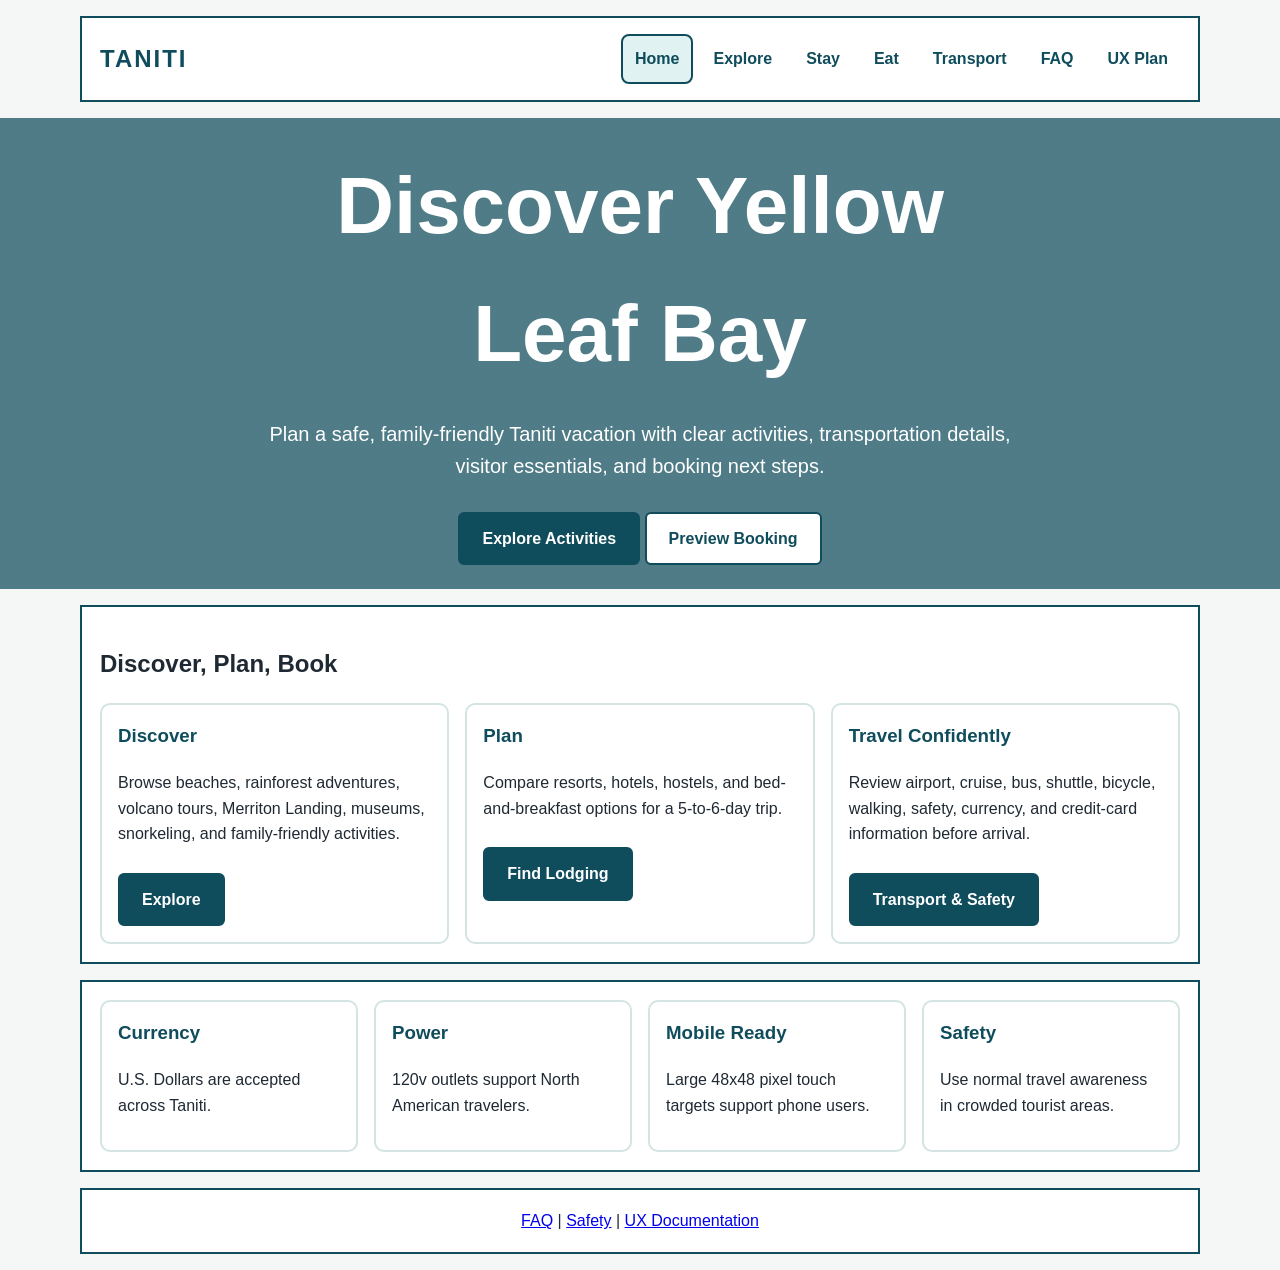
<file: index.html>
<!DOCTYPE html>
<html lang="en">
<head>
<meta charset="UTF-8">
<meta name="viewport" content="width=device-width, initial-scale=1.0">
<title>Taniti Tourism | Discover, Plan, Book</title>
<link rel="stylesheet" href="style.css">
</head>
<body>
<a class="skip-link" href="#main">Skip to main content</a>
<header class="site-header">
    <a class="logo" href="index.html">TANITI</a>
    <nav class="nav" aria-label="Main navigation">
        <a class="active" href="index.html">Home</a>
        <a href="activities.html">Explore</a>
        <a href="lodging.html">Stay</a>
        <a href="about.html">Eat</a>
        <a href="transportation.html">Transport</a>
        <a href="visitorinfo.html">FAQ</a>
        <a href="design-documentation.html">UX Plan</a>
    </nav>
</header>

<section class="hero" aria-label="Yellow Leaf Bay hero image">
    <div class="hero-content">
        <h1>Discover Yellow Leaf Bay</h1>
        <p>Plan a safe, family-friendly Taniti vacation with clear activities, transportation details, visitor essentials, and booking next steps.</p>
        <a href="activities.html" class="button">Explore Activities</a>
        <a href="booking-confirmation.html" class="button secondary">Preview Booking</a>
    </div>
</section>

<main id="main">
    <section class="box">
        <h2>Discover, Plan, Book</h2>
        <div class="cards">
            <article class="card">
                <h3>Discover</h3>
                <p>Browse beaches, rainforest adventures, volcano tours, Merriton Landing, museums, snorkeling, and family-friendly activities.</p>
                <a class="button" href="activities.html">Explore</a>
            </article>
            <article class="card">
                <h3>Plan</h3>
                <p>Compare resorts, hotels, hostels, and bed-and-breakfast options for a 5-to-6-day trip.</p>
                <a class="button" href="lodging.html">Find Lodging</a>
            </article>
            <article class="card">
                <h3>Travel Confidently</h3>
                <p>Review airport, cruise, bus, shuttle, bicycle, walking, safety, currency, and credit-card information before arrival.</p>
                <a class="button" href="transportation.html">Transport & Safety</a>
            </article>
        </div>
    </section>

    <section class="box quick-grid" aria-label="Traveler essentials">
        <div class="fact"><h3>Currency</h3><p>U.S. Dollars are accepted across Taniti.</p></div>
        <div class="fact"><h3>Power</h3><p>120v outlets support North American travelers.</p></div>
        <div class="fact"><h3>Mobile Ready</h3><p>Large 48x48 pixel touch targets support phone users.</p></div>
        <div class="fact"><h3>Safety</h3><p>Use normal travel awareness in crowded tourist areas.</p></div>
    </section>
</main>

<footer class="footer">
    <a href="visitorinfo.html">FAQ</a> | <a href="transportation.html">Safety</a> | <a href="design-documentation.html">UX Documentation</a>
</footer>
</body>
</html>
</file>
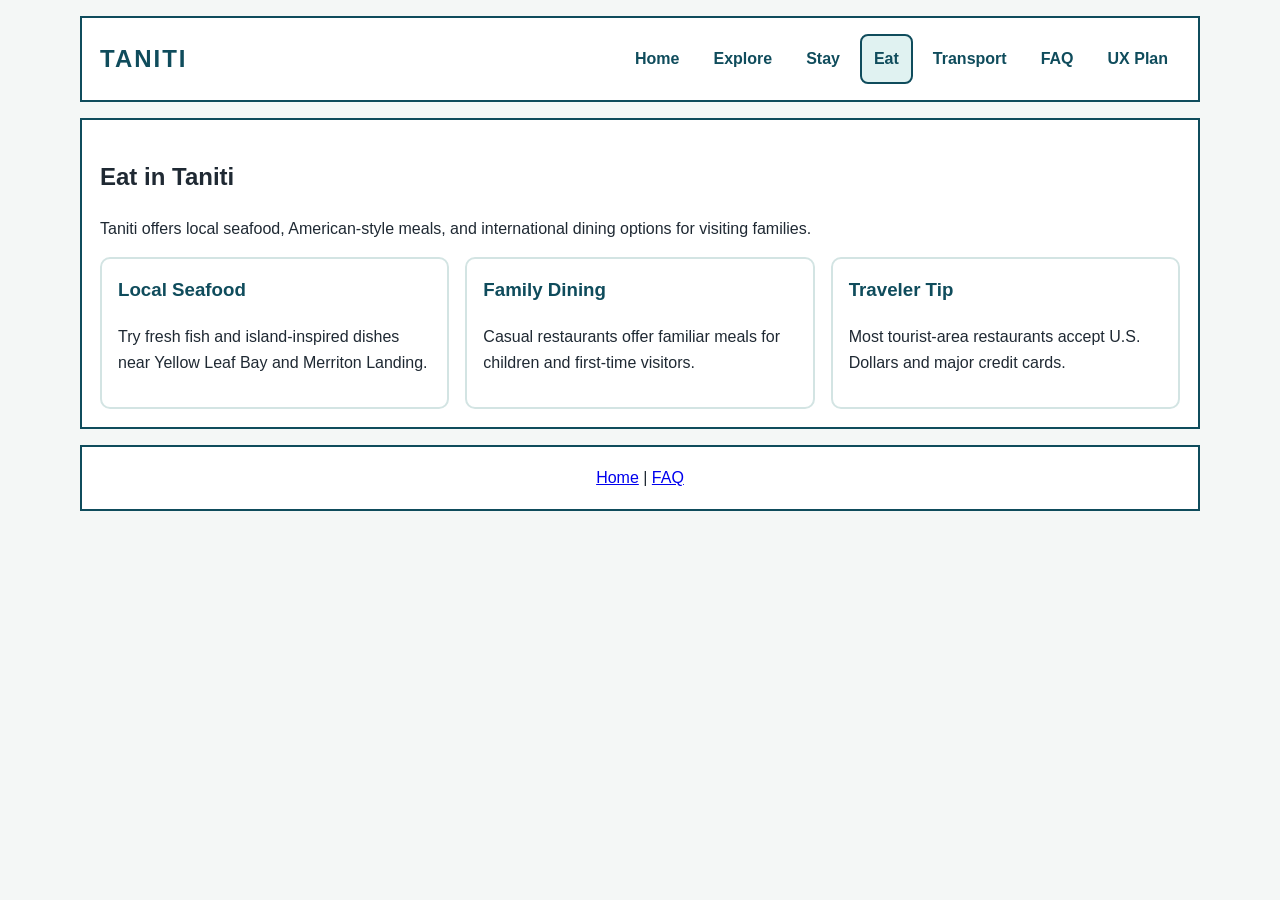
<file: about.html>
<!DOCTYPE html>
<html lang="en">
<head>
<meta charset="UTF-8">
<meta name="viewport" content="width=device-width, initial-scale=1.0">
<title>Eat in Taniti</title>
<link rel="stylesheet" href="style.css">
</head>
<body>
<a class="skip-link" href="#main">Skip to main content</a>
<header class="site-header">
    <a class="logo" href="index.html">TANITI</a>
    <nav class="nav" aria-label="Main navigation">
        <a href="index.html">Home</a>
        <a href="activities.html">Explore</a>
        <a href="lodging.html">Stay</a>
        <a class="active" href="about.html">Eat</a>
        <a href="transportation.html">Transport</a>
        <a href="visitorinfo.html">FAQ</a>
        <a href="design-documentation.html">UX Plan</a>
    </nav>
</header>
<main id="main">
<section class="box">
    <h1>Eat in Taniti</h1>
    <p>Taniti offers local seafood, American-style meals, and international dining options for visiting families.</p>
    <div class="cards">
        <article class="card"><h3>Local Seafood</h3><p>Try fresh fish and island-inspired dishes near Yellow Leaf Bay and Merriton Landing.</p></article>
        <article class="card"><h3>Family Dining</h3><p>Casual restaurants offer familiar meals for children and first-time visitors.</p></article>
        <article class="card"><h3>Traveler Tip</h3><p>Most tourist-area restaurants accept U.S. Dollars and major credit cards.</p></article>
    </div>
</section>
</main>
<footer class="footer"><a href="index.html">Home</a> | <a href="visitorinfo.html">FAQ</a></footer>
</body>
</html>
</file>
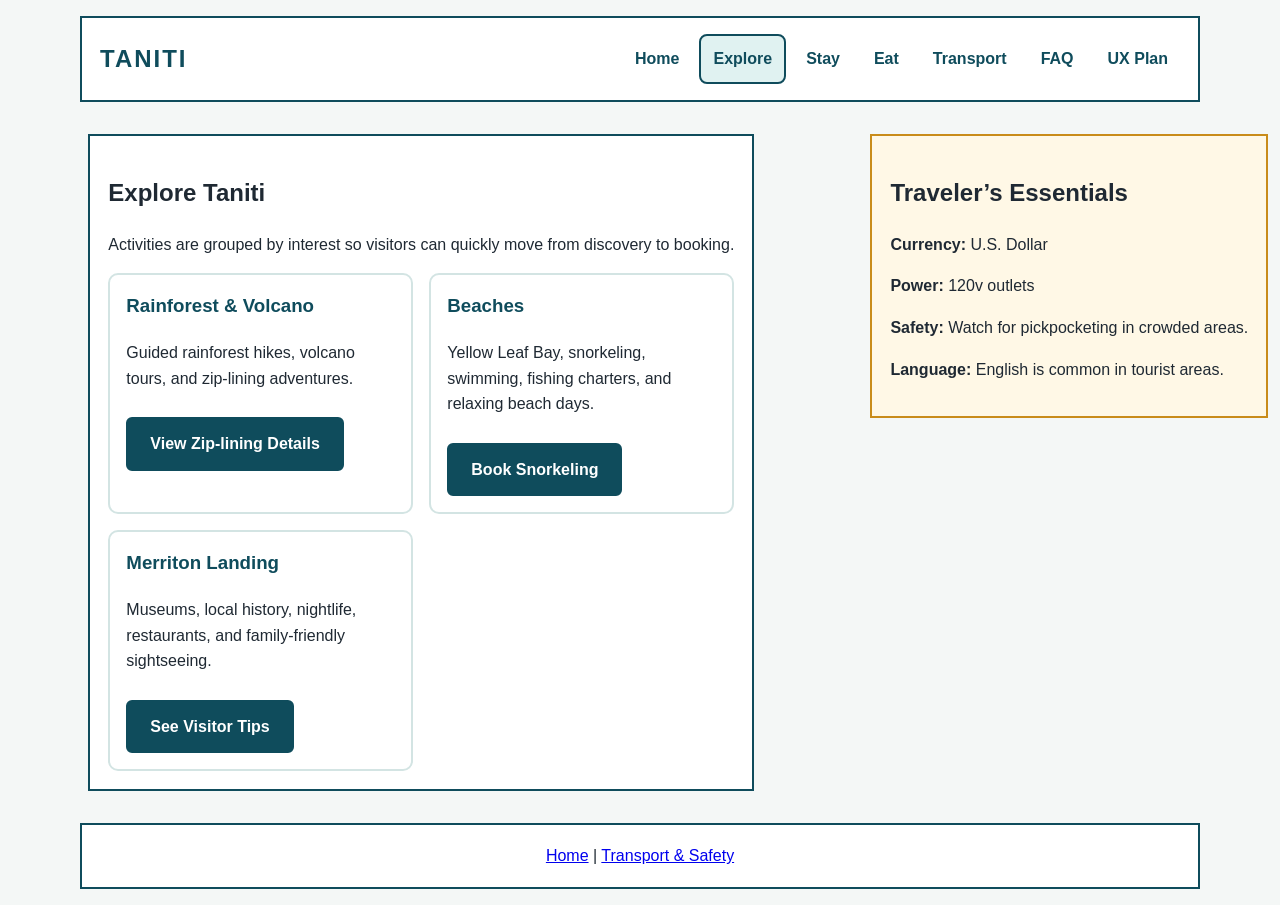
<file: activities.html>
<!DOCTYPE html>
<html lang="en">
<head>
<meta charset="UTF-8">
<meta name="viewport" content="width=device-width, initial-scale=1.0">
<title>Explore Taniti</title>
<link rel="stylesheet" href="style.css">
</head>
<body>
<a class="skip-link" href="#main">Skip to main content</a>
<header class="site-header">
    <a class="logo" href="index.html">TANITI</a>
    <nav class="nav" aria-label="Main navigation">
        <a href="index.html">Home</a>
        <a class="active" href="activities.html">Explore</a>
        <a href="lodging.html">Stay</a>
        <a href="about.html">Eat</a>
        <a href="transportation.html">Transport</a>
        <a href="visitorinfo.html">FAQ</a>
        <a href="design-documentation.html">UX Plan</a>
    </nav>
</header>
<main id="main" class="two-column">
    <section class="box">
        <h1>Explore Taniti</h1>
        <p>Activities are grouped by interest so visitors can quickly move from discovery to booking.</p>
        <div class="cards">
            <article class="card"><h3>Rainforest & Volcano</h3><p>Guided rainforest hikes, volcano tours, and zip-lining adventures.</p><a class="button" href="activity-detail.html">View Zip-lining Details</a></article>
            <article class="card"><h3>Beaches</h3><p>Yellow Leaf Bay, snorkeling, swimming, fishing charters, and relaxing beach days.</p><a class="button" href="booking-confirmation.html">Book Snorkeling</a></article>
            <article class="card"><h3>Merriton Landing</h3><p>Museums, local history, nightlife, restaurants, and family-friendly sightseeing.</p><a class="button" href="visitorinfo.html">See Visitor Tips</a></article>
        </div>
    </section>
    <aside class="box essentials" aria-label="Traveler essentials">
        <h2>Traveler’s Essentials</h2>
        <p><strong>Currency:</strong> U.S. Dollar</p>
        <p><strong>Power:</strong> 120v outlets</p>
        <p><strong>Safety:</strong> Watch for pickpocketing in crowded areas.</p>
        <p><strong>Language:</strong> English is common in tourist areas.</p>
    </aside>
</main>
<footer class="footer"><a href="index.html">Home</a> | <a href="transportation.html">Transport & Safety</a></footer>
</body>
</html>
</file>
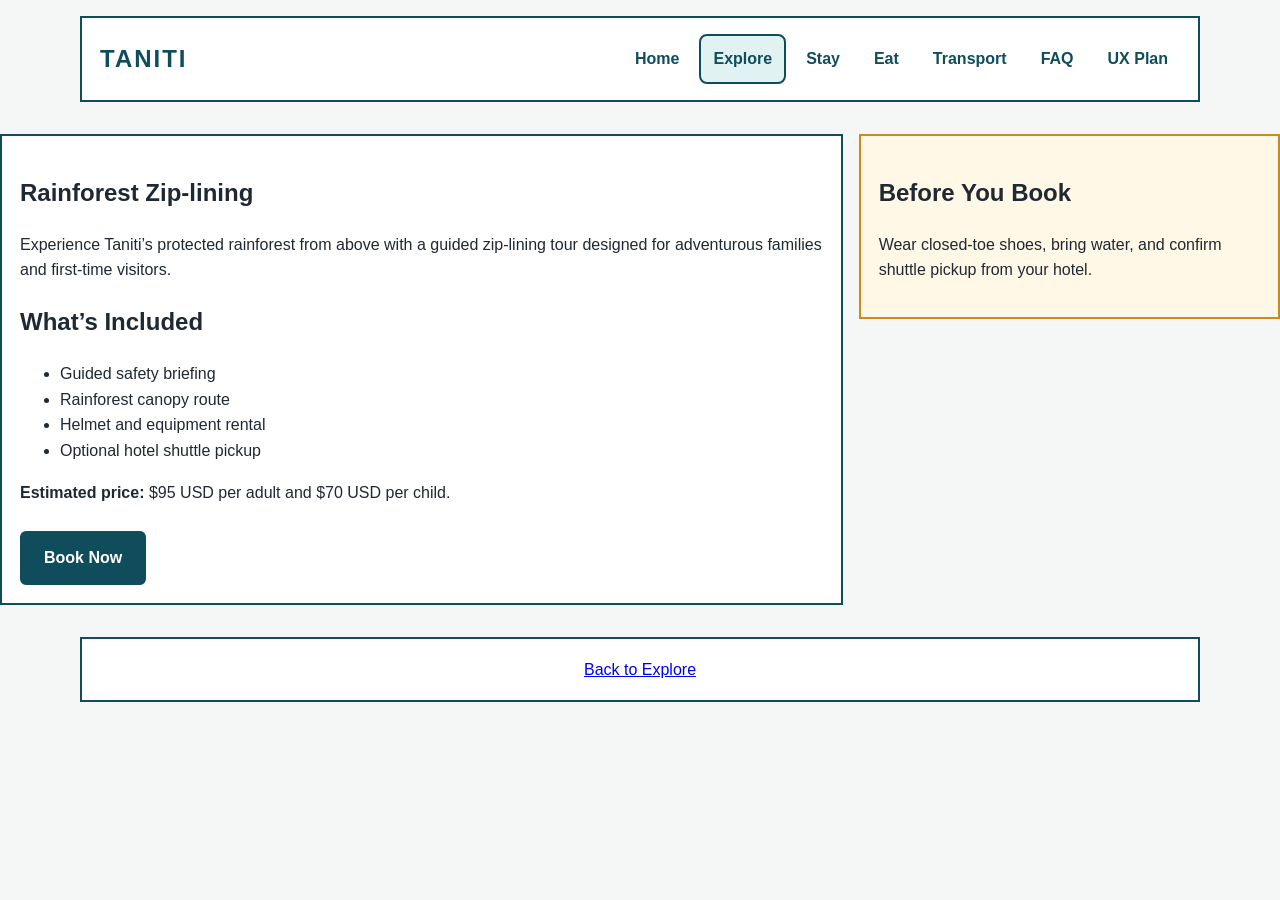
<file: activity-detail.html>
<!DOCTYPE html>
<html lang="en">
<head>
<meta charset="UTF-8">
<meta name="viewport" content="width=device-width, initial-scale=1.0">
<title>Zip-lining Activity Detail</title>
<link rel="stylesheet" href="style.css">
</head>
<body>
<a class="skip-link" href="#main">Skip to main content</a>
<header class="site-header">
    <a class="logo" href="index.html">TANITI</a>
    <nav class="nav" aria-label="Main navigation">
        <a href="index.html">Home</a><a class="active" href="activities.html">Explore</a><a href="lodging.html">Stay</a><a href="about.html">Eat</a><a href="transportation.html">Transport</a><a href="visitorinfo.html">FAQ</a><a href="design-documentation.html">UX Plan</a>
    </nav>
</header>
<main id="main" class="two-column">
<section class="box">
    <h1>Rainforest Zip-lining</h1>
    <p>Experience Taniti’s protected rainforest from above with a guided zip-lining tour designed for adventurous families and first-time visitors.</p>
    <h2>What’s Included</h2>
    <ul>
        <li>Guided safety briefing</li>
        <li>Rainforest canopy route</li>
        <li>Helmet and equipment rental</li>
        <li>Optional hotel shuttle pickup</li>
    </ul>
    <p><strong>Estimated price:</strong> $95 USD per adult and $70 USD per child.</p>
    <a class="button" href="booking-confirmation.html">Book Now</a>
</section>
<aside class="box essentials"><h2>Before You Book</h2><p>Wear closed-toe shoes, bring water, and confirm shuttle pickup from your hotel.</p></aside>
</main>
<footer class="footer"><a href="activities.html">Back to Explore</a></footer>
</body>
</html>
</file>
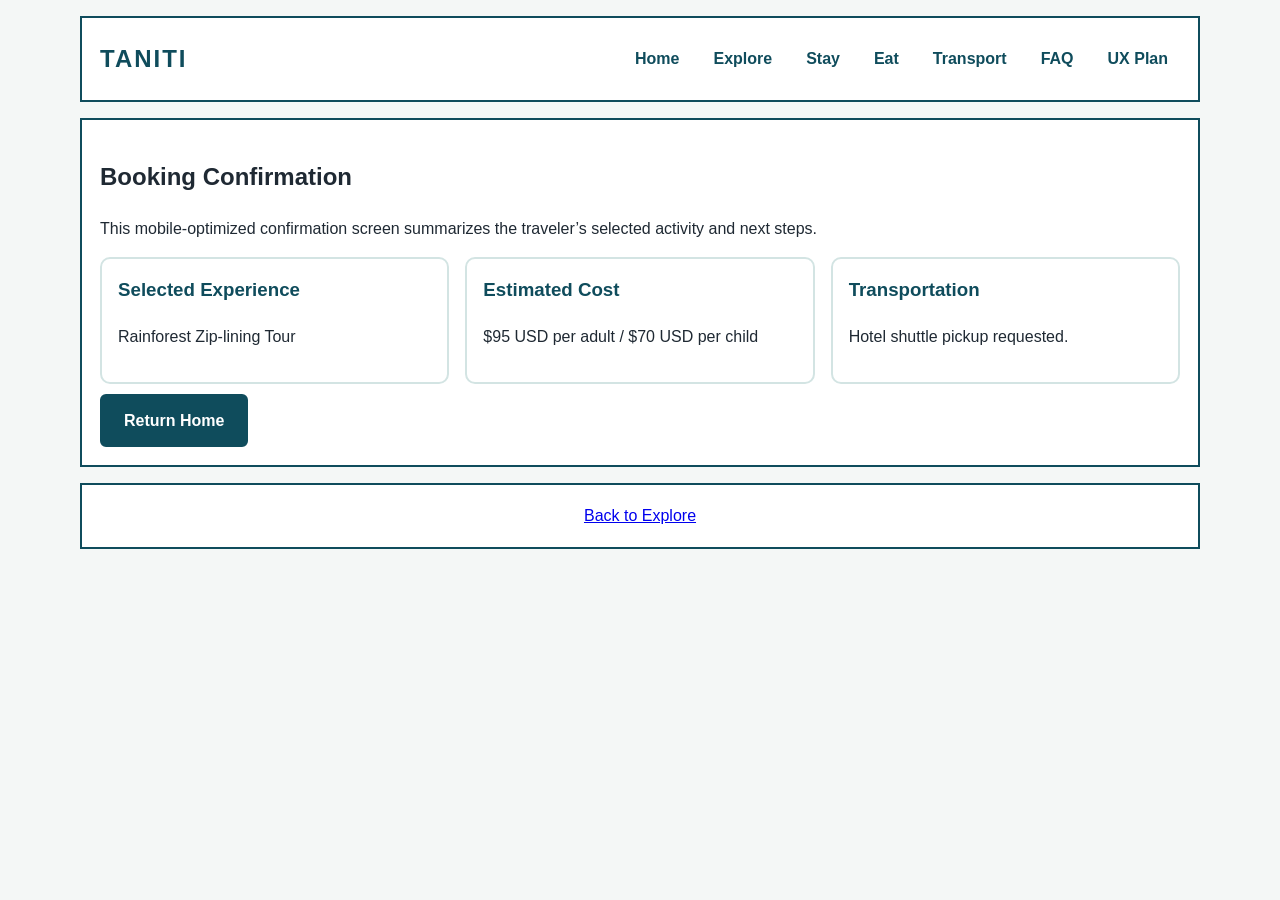
<file: booking-confirmation.html>
<!DOCTYPE html>
<html lang="en">
<head>
<meta charset="UTF-8">
<meta name="viewport" content="width=device-width, initial-scale=1.0">
<title>Booking Confirmation Preview</title>
<link rel="stylesheet" href="style.css">
</head>
<body>
<a class="skip-link" href="#main">Skip to main content</a>
<header class="site-header"><a class="logo" href="index.html">TANITI</a><nav class="nav" aria-label="Main navigation"><a href="index.html">Home</a><a href="activities.html">Explore</a><a href="lodging.html">Stay</a><a href="about.html">Eat</a><a href="transportation.html">Transport</a><a href="visitorinfo.html">FAQ</a><a href="design-documentation.html">UX Plan</a></nav></header>
<main id="main">
<section class="box">
    <h1>Booking Confirmation</h1>
    <p>This mobile-optimized confirmation screen summarizes the traveler’s selected activity and next steps.</p>
    <div class="cards">
        <article class="card"><h3>Selected Experience</h3><p>Rainforest Zip-lining Tour</p></article>
        <article class="card"><h3>Estimated Cost</h3><p>$95 USD per adult / $70 USD per child</p></article>
        <article class="card"><h3>Transportation</h3><p>Hotel shuttle pickup requested.</p></article>
    </div>
    <a class="button" href="index.html">Return Home</a>
</section>
</main>
<footer class="footer"><a href="activities.html">Back to Explore</a></footer>
</body>
</html>
</file>
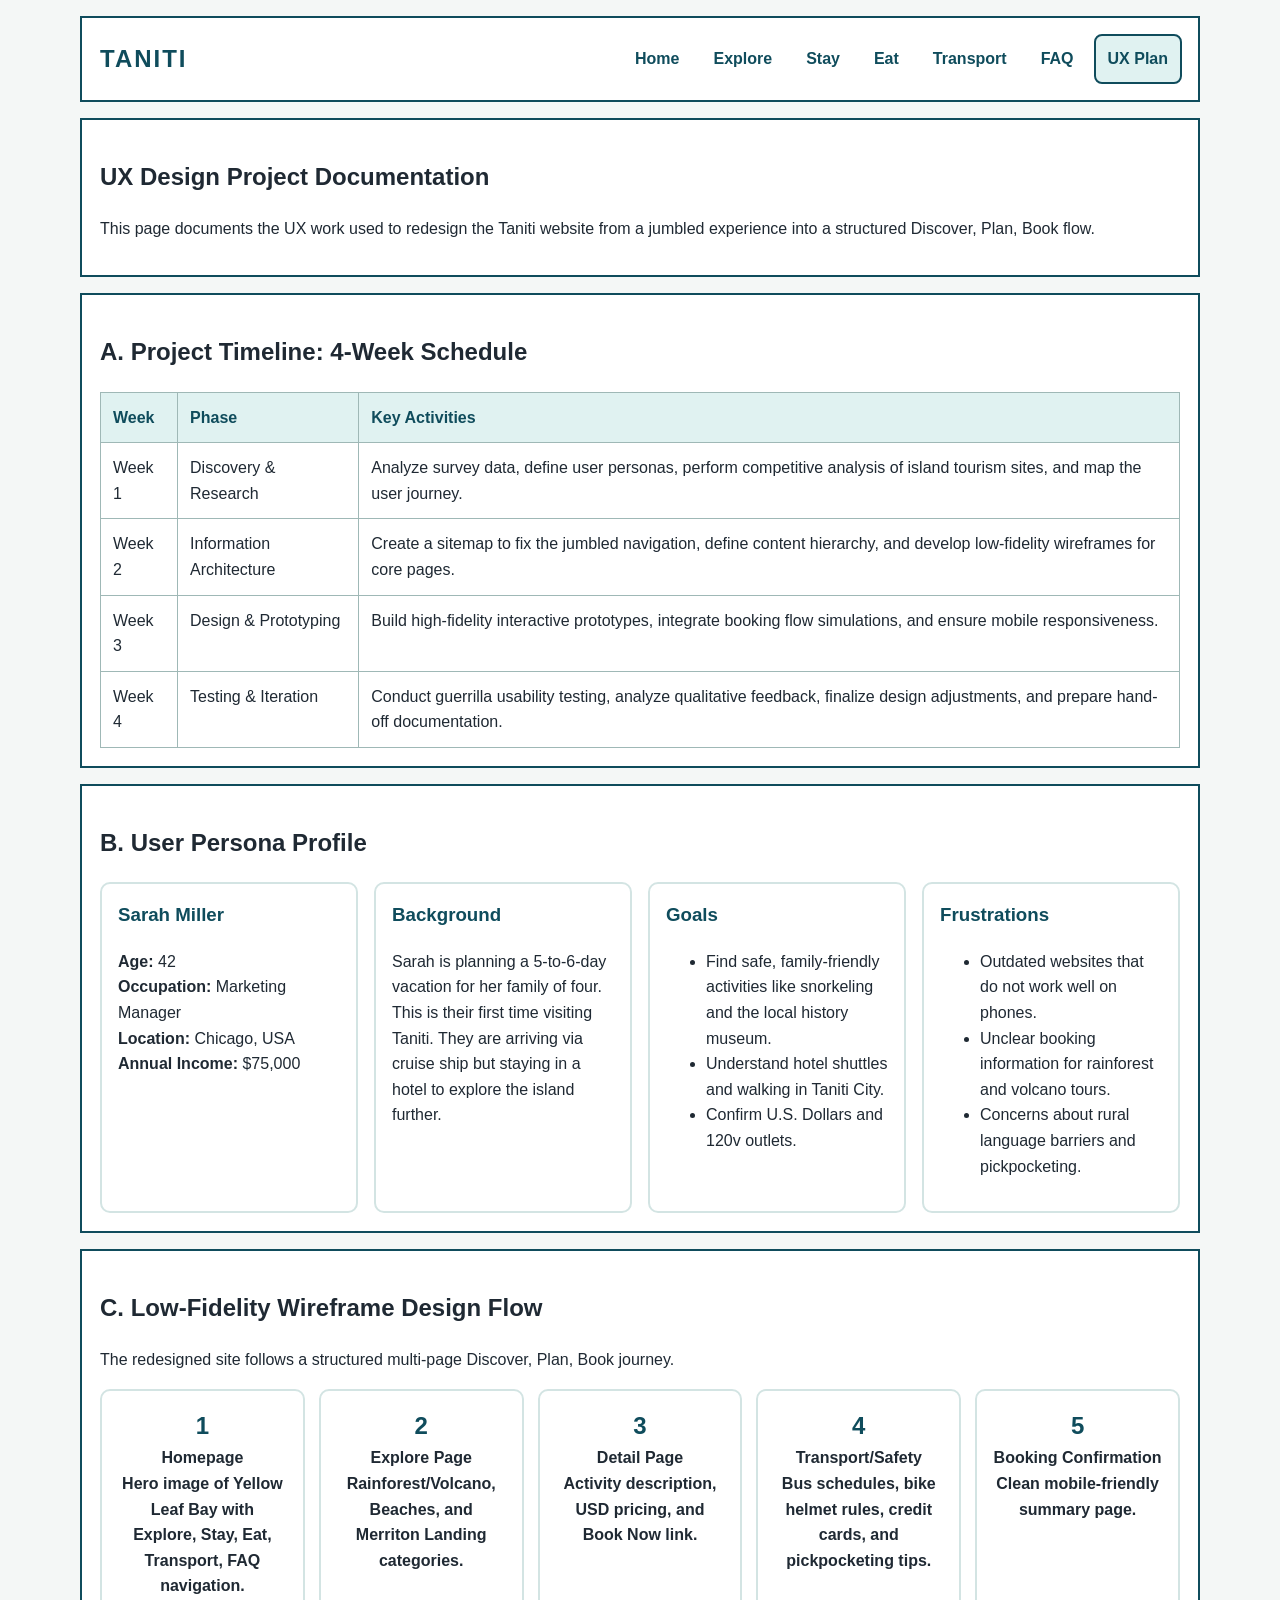
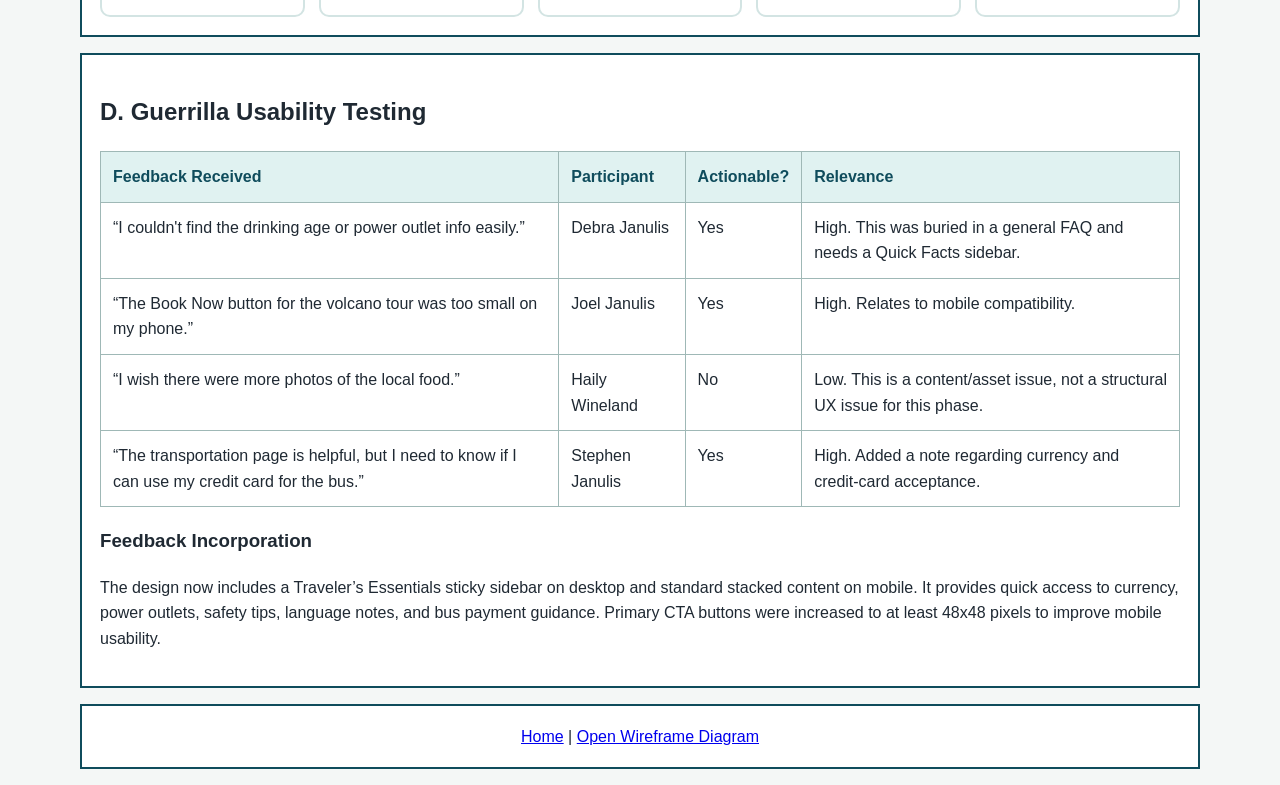
<file: design-documentation.html>
<!DOCTYPE html>
<html lang="en">
<head>
<meta charset="UTF-8">
<meta name="viewport" content="width=device-width, initial-scale=1.0">
<title>Taniti UX Plan</title>
<link rel="stylesheet" href="style.css">
</head>
<body>
<a class="skip-link" href="#main">Skip to main content</a>
<header class="site-header">
    <a class="logo" href="index.html">TANITI</a>
    <nav class="nav" aria-label="Main navigation">
        <a href="index.html">Home</a><a href="activities.html">Explore</a><a href="lodging.html">Stay</a><a href="about.html">Eat</a><a href="transportation.html">Transport</a><a href="visitorinfo.html">FAQ</a><a class="active" href="design-documentation.html">UX Plan</a>
    </nav>
</header>
<main id="main">
<section class="box">
    <h1>UX Design Project Documentation</h1>
    <p>This page documents the UX work used to redesign the Taniti website from a jumbled experience into a structured Discover, Plan, Book flow.</p>
</section>
<section class="box">
    <h2>A. Project Timeline: 4-Week Schedule</h2>
    <div class="table-wrap"><table><thead><tr><th>Week</th><th>Phase</th><th>Key Activities</th></tr></thead><tbody>
        <tr><td>Week 1</td><td>Discovery & Research</td><td>Analyze survey data, define user personas, perform competitive analysis of island tourism sites, and map the user journey.</td></tr>
        <tr><td>Week 2</td><td>Information Architecture</td><td>Create a sitemap to fix the jumbled navigation, define content hierarchy, and develop low-fidelity wireframes for core pages.</td></tr>
        <tr><td>Week 3</td><td>Design & Prototyping</td><td>Build high-fidelity interactive prototypes, integrate booking flow simulations, and ensure mobile responsiveness.</td></tr>
        <tr><td>Week 4</td><td>Testing & Iteration</td><td>Conduct guerrilla usability testing, analyze qualitative feedback, finalize design adjustments, and prepare hand-off documentation.</td></tr>
    </tbody></table></div>
</section>
<section class="box">
    <h2>B. User Persona Profile</h2>
    <div class="cards">
        <article class="card"><h3>Sarah Miller</h3><p><strong>Age:</strong> 42<br><strong>Occupation:</strong> Marketing Manager<br><strong>Location:</strong> Chicago, USA<br><strong>Annual Income:</strong> $75,000</p></article>
        <article class="card"><h3>Background</h3><p>Sarah is planning a 5-to-6-day vacation for her family of four. This is their first time visiting Taniti. They are arriving via cruise ship but staying in a hotel to explore the island further.</p></article>
        <article class="card"><h3>Goals</h3><ul><li>Find safe, family-friendly activities like snorkeling and the local history museum.</li><li>Understand hotel shuttles and walking in Taniti City.</li><li>Confirm U.S. Dollars and 120v outlets.</li></ul></article>
        <article class="card"><h3>Frustrations</h3><ul><li>Outdated websites that do not work well on phones.</li><li>Unclear booking information for rainforest and volcano tours.</li><li>Concerns about rural language barriers and pickpocketing.</li></ul></article>
    </div>
</section>
<section class="box">
    <h2>C. Low-Fidelity Wireframe Design Flow</h2>
    <p>The redesigned site follows a structured multi-page Discover, Plan, Book journey.</p>
    <div class="flow">
        <div class="flow-step"><span>1</span>Homepage<br>Hero image of Yellow Leaf Bay with Explore, Stay, Eat, Transport, FAQ navigation.</div>
        <div class="flow-step"><span>2</span>Explore Page<br>Rainforest/Volcano, Beaches, and Merriton Landing categories.</div>
        <div class="flow-step"><span>3</span>Detail Page<br>Activity description, USD pricing, and Book Now link.</div>
        <div class="flow-step"><span>4</span>Transport/Safety<br>Bus schedules, bike helmet rules, credit cards, and pickpocketing tips.</div>
        <div class="flow-step"><span>5</span>Booking Confirmation<br>Clean mobile-friendly summary page.</div>
    </div>
</section>
<section class="box">
    <h2>D. Guerrilla Usability Testing</h2>
    <div class="table-wrap"><table><thead><tr><th>Feedback Received</th><th>Participant</th><th>Actionable?</th><th>Relevance</th></tr></thead><tbody>
        <tr><td>“I couldn't find the drinking age or power outlet info easily.”</td><td>Debra Janulis</td><td>Yes</td><td>High. This was buried in a general FAQ and needs a Quick Facts sidebar.</td></tr>
        <tr><td>“The Book Now button for the volcano tour was too small on my phone.”</td><td>Joel Janulis</td><td>Yes</td><td>High. Relates to mobile compatibility.</td></tr>
        <tr><td>“I wish there were more photos of the local food.”</td><td>Haily Wineland</td><td>No</td><td>Low. This is a content/asset issue, not a structural UX issue for this phase.</td></tr>
        <tr><td>“The transportation page is helpful, but I need to know if I can use my credit card for the bus.”</td><td>Stephen Janulis</td><td>Yes</td><td>High. Added a note regarding currency and credit-card acceptance.</td></tr>
    </tbody></table></div>
    <h3>Feedback Incorporation</h3>
    <p>The design now includes a Traveler’s Essentials sticky sidebar on desktop and standard stacked content on mobile. It provides quick access to currency, power outlets, safety tips, language notes, and bus payment guidance. Primary CTA buttons were increased to at least 48x48 pixels to improve mobile usability.</p>
</section>
</main>
<footer class="footer"><a href="index.html">Home</a> | <a href="userflowdiagram.html">Open Wireframe Diagram</a></footer>
</body>
</html>
</file>
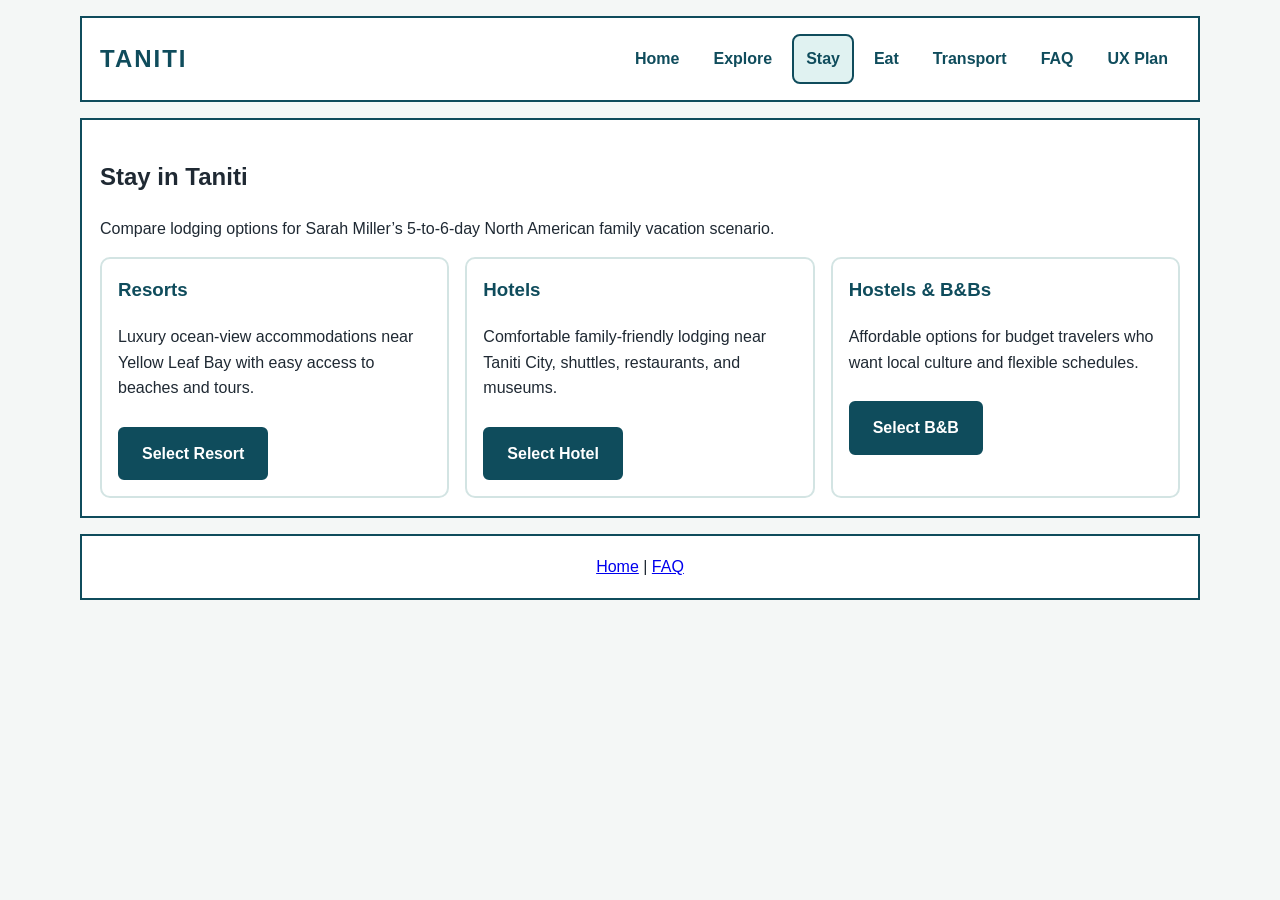
<file: lodging.html>
<!DOCTYPE html>
<html lang="en">
<head>
<meta charset="UTF-8">
<meta name="viewport" content="width=device-width, initial-scale=1.0">
<title>Stay in Taniti</title>
<link rel="stylesheet" href="style.css">
</head>
<body>
<a class="skip-link" href="#main">Skip to main content</a>
<header class="site-header">
    <a class="logo" href="index.html">TANITI</a>
    <nav class="nav" aria-label="Main navigation">
        <a href="index.html">Home</a><a href="activities.html">Explore</a><a class="active" href="lodging.html">Stay</a><a href="about.html">Eat</a><a href="transportation.html">Transport</a><a href="visitorinfo.html">FAQ</a><a href="design-documentation.html">UX Plan</a>
    </nav>
</header>
<main id="main">
<section class="box">
    <h1>Stay in Taniti</h1>
    <p>Compare lodging options for Sarah Miller’s 5-to-6-day North American family vacation scenario.</p>
    <div class="cards">
        <article class="card"><h3>Resorts</h3><p>Luxury ocean-view accommodations near Yellow Leaf Bay with easy access to beaches and tours.</p><a class="button" href="booking-confirmation.html">Select Resort</a></article>
        <article class="card"><h3>Hotels</h3><p>Comfortable family-friendly lodging near Taniti City, shuttles, restaurants, and museums.</p><a class="button" href="booking-confirmation.html">Select Hotel</a></article>
        <article class="card"><h3>Hostels & B&Bs</h3><p>Affordable options for budget travelers who want local culture and flexible schedules.</p><a class="button" href="booking-confirmation.html">Select B&B</a></article>
    </div>
</section>
</main>
<footer class="footer"><a href="index.html">Home</a> | <a href="visitorinfo.html">FAQ</a></footer>
</body>
</html>
</file>
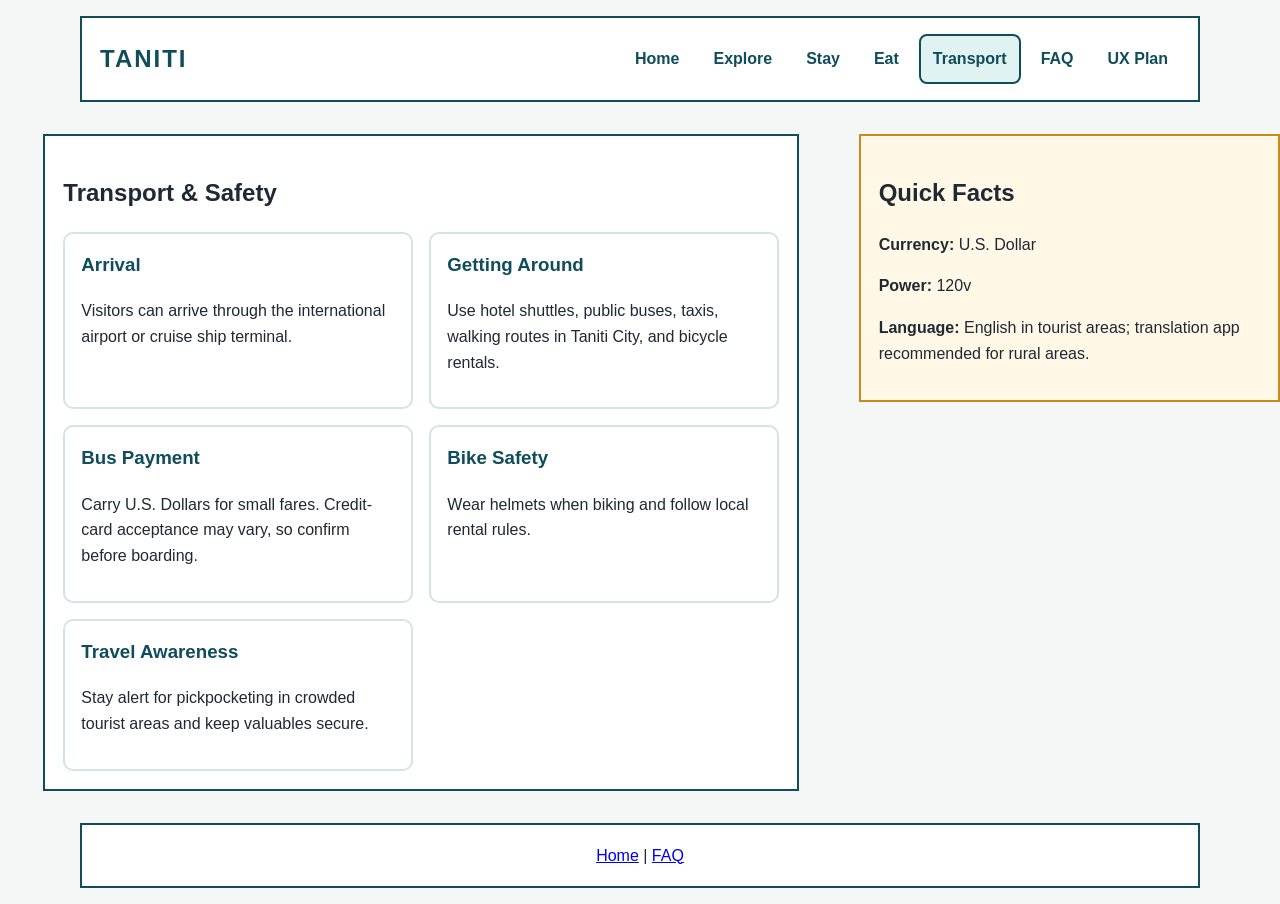
<file: transportation.html>
<!DOCTYPE html>
<html lang="en">
<head>
<meta charset="UTF-8">
<meta name="viewport" content="width=device-width, initial-scale=1.0">
<title>Transport & Safety</title>
<link rel="stylesheet" href="style.css">
</head>
<body>
<a class="skip-link" href="#main">Skip to main content</a>
<header class="site-header">
    <a class="logo" href="index.html">TANITI</a>
    <nav class="nav" aria-label="Main navigation">
        <a href="index.html">Home</a><a href="activities.html">Explore</a><a href="lodging.html">Stay</a><a href="about.html">Eat</a><a class="active" href="transportation.html">Transport</a><a href="visitorinfo.html">FAQ</a><a href="design-documentation.html">UX Plan</a>
    </nav>
</header>
<main id="main" class="two-column">
<section class="box">
    <h1>Transport & Safety</h1>
    <div class="cards">
        <article class="card"><h3>Arrival</h3><p>Visitors can arrive through the international airport or cruise ship terminal.</p></article>
        <article class="card"><h3>Getting Around</h3><p>Use hotel shuttles, public buses, taxis, walking routes in Taniti City, and bicycle rentals.</p></article>
        <article class="card"><h3>Bus Payment</h3><p>Carry U.S. Dollars for small fares. Credit-card acceptance may vary, so confirm before boarding.</p></article>
        <article class="card"><h3>Bike Safety</h3><p>Wear helmets when biking and follow local rental rules.</p></article>
        <article class="card"><h3>Travel Awareness</h3><p>Stay alert for pickpocketing in crowded tourist areas and keep valuables secure.</p></article>
    </div>
</section>
<aside class="box essentials"><h2>Quick Facts</h2><p><strong>Currency:</strong> U.S. Dollar</p><p><strong>Power:</strong> 120v</p><p><strong>Language:</strong> English in tourist areas; translation app recommended for rural areas.</p></aside>
</main>
<footer class="footer"><a href="index.html">Home</a> | <a href="visitorinfo.html">FAQ</a></footer>
</body>
</html>
</file>
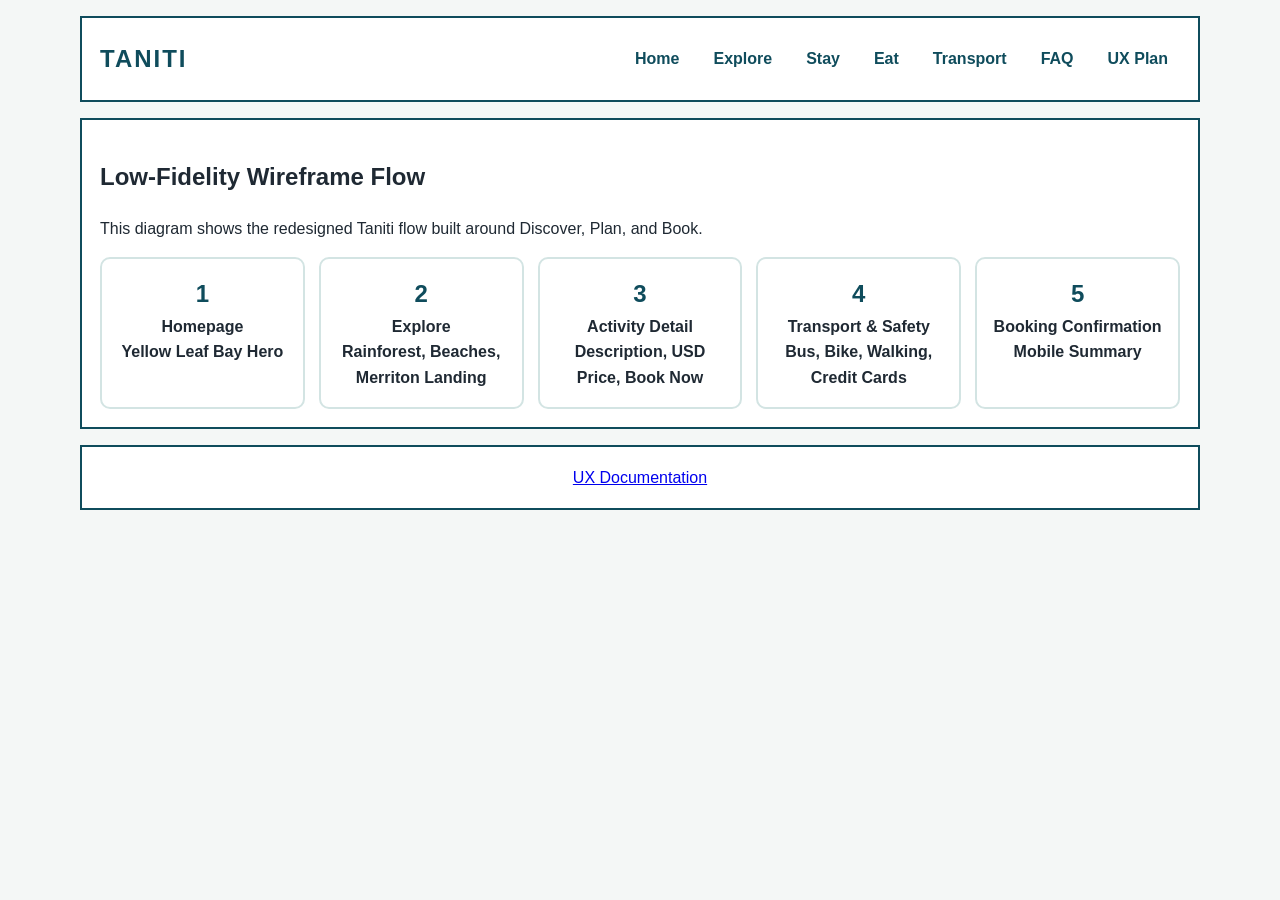
<file: userflowdiagram.html>
<!DOCTYPE html>
<html lang="en">
<head>
<meta charset="UTF-8">
<meta name="viewport" content="width=device-width, initial-scale=1.0">
<title>Taniti Low-Fidelity User Flow</title>
<link rel="stylesheet" href="style.css">
</head>
<body>
<a class="skip-link" href="#main">Skip to main content</a>
<header class="site-header"><a class="logo" href="index.html">TANITI</a><nav class="nav" aria-label="Main navigation"><a href="index.html">Home</a><a href="activities.html">Explore</a><a href="lodging.html">Stay</a><a href="about.html">Eat</a><a href="transportation.html">Transport</a><a href="visitorinfo.html">FAQ</a><a href="design-documentation.html">UX Plan</a></nav></header>
<main id="main">
<section class="box">
    <h1>Low-Fidelity Wireframe Flow</h1>
    <p>This diagram shows the redesigned Taniti flow built around Discover, Plan, and Book.</p>
    <div class="flow">
        <div class="flow-step"><span>1</span>Homepage<br>Yellow Leaf Bay Hero</div>
        <div class="flow-step"><span>2</span>Explore<br>Rainforest, Beaches, Merriton Landing</div>
        <div class="flow-step"><span>3</span>Activity Detail<br>Description, USD Price, Book Now</div>
        <div class="flow-step"><span>4</span>Transport & Safety<br>Bus, Bike, Walking, Credit Cards</div>
        <div class="flow-step"><span>5</span>Booking Confirmation<br>Mobile Summary</div>
    </div>
</section>
</main>
<footer class="footer"><a href="design-documentation.html">UX Documentation</a></footer>
</body>
</html>
</file>
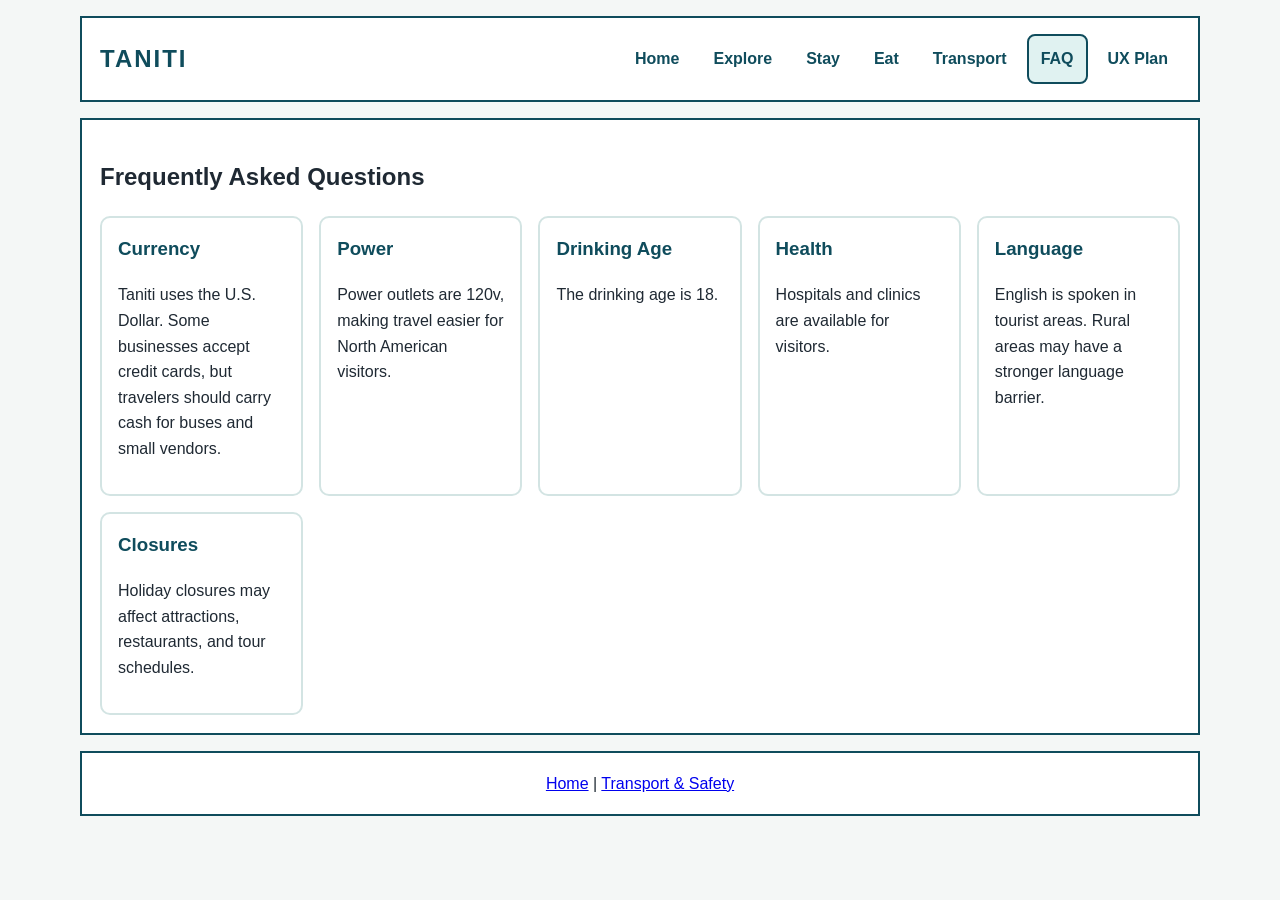
<file: visitor-info.html>
<!DOCTYPE html>
<html lang="en">
<head>
<meta charset="UTF-8">
<meta name="viewport" content="width=device-width, initial-scale=1.0">
<title>Taniti FAQ</title>
<link rel="stylesheet" href="style.css">
</head>
<body>
<a class="skip-link" href="#main">Skip to main content</a>
<header class="site-header">
    <a class="logo" href="index.html">TANITI</a>
    <nav class="nav" aria-label="Main navigation">
        <a href="index.html">Home</a><a href="activities.html">Explore</a><a href="lodging.html">Stay</a><a href="about.html">Eat</a><a href="transportation.html">Transport</a><a class="active" href="visitorinfo.html">FAQ</a><a href="design-documentation.html">UX Plan</a>
    </nav>
</header>
<main id="main">
<section class="box">
    <h1>Frequently Asked Questions</h1>
    <div class="quick-grid">
        <div class="fact"><h3>Currency</h3><p>Taniti uses the U.S. Dollar. Some businesses accept credit cards, but travelers should carry cash for buses and small vendors.</p></div>
        <div class="fact"><h3>Power</h3><p>Power outlets are 120v, making travel easier for North American visitors.</p></div>
        <div class="fact"><h3>Drinking Age</h3><p>The drinking age is 18.</p></div>
        <div class="fact"><h3>Health</h3><p>Hospitals and clinics are available for visitors.</p></div>
        <div class="fact"><h3>Language</h3><p>English is spoken in tourist areas. Rural areas may have a stronger language barrier.</p></div>
        <div class="fact"><h3>Closures</h3><p>Holiday closures may affect attractions, restaurants, and tour schedules.</p></div>
    </div>
</section>
</main>
<footer class="footer"><a href="index.html">Home</a> | <a href="transportation.html">Transport & Safety</a></footer>
</body>
</html>
</file>
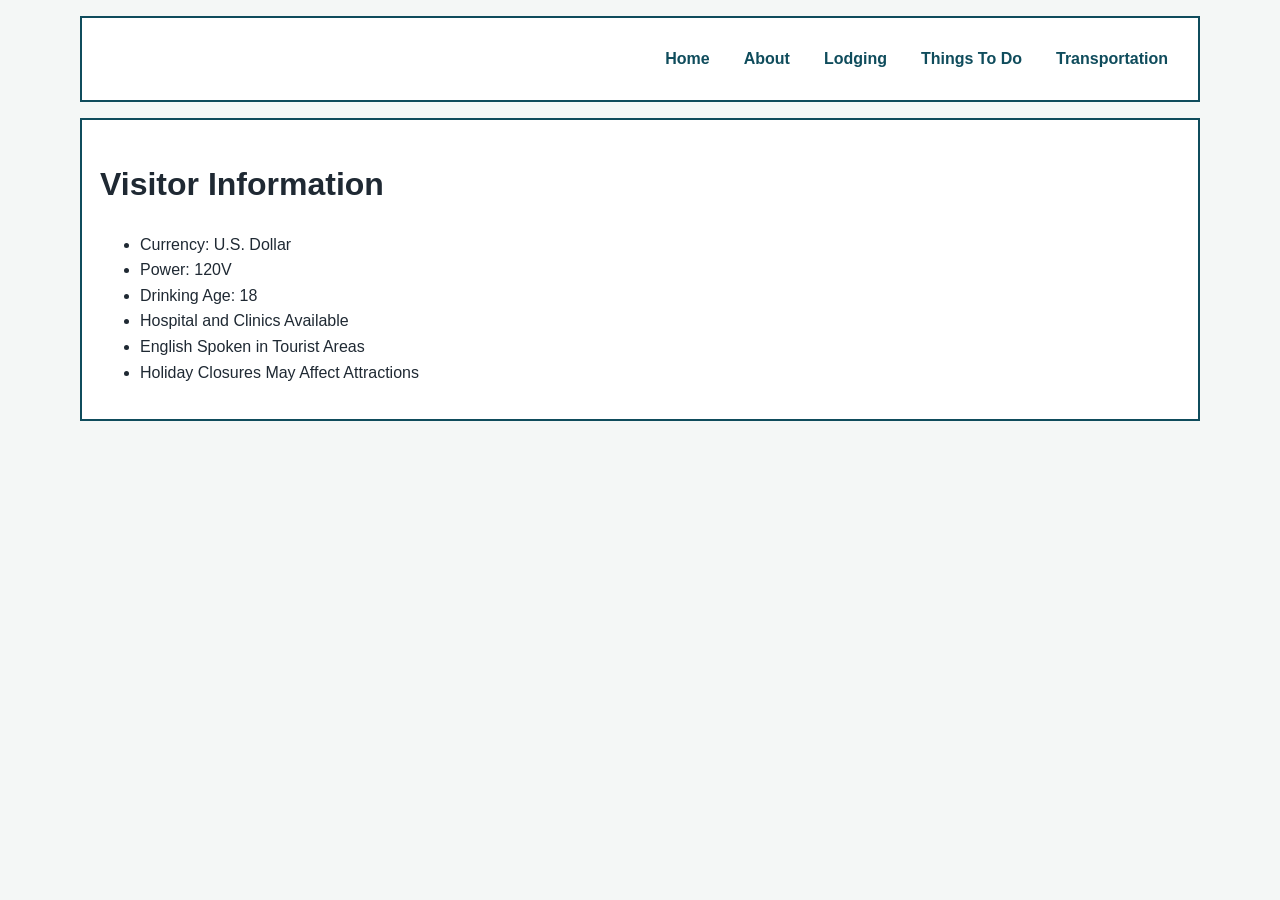
<file: visitorinfo.html>
<!DOCTYPE html>
<html>
<head>
<meta charset="UTF-8">
<title>Visitor Information</title>
<link rel="stylesheet" href="style.css">
</head>
<body>

<div class="box nav">
    <a href="index.html">Home</a>
    <a href="about.html">About</a>
    <a href="lodging.html">Lodging</a>
    <a href="activities.html">Things To Do</a>
    <a href="transportation.html">Transportation</a>
</div>

<div class="box">
    <h1>Visitor Information</h1>

    <ul>
        <li>Currency: U.S. Dollar</li>
        <li>Power: 120V</li>
        <li>Drinking Age: 18</li>
        <li>Hospital and Clinics Available</li>
        <li>English Spoken in Tourist Areas</li>
        <li>Holiday Closures May Affect Attractions</li>
    </ul>
</div>

</body>
</html>
</file>
<file: style.css>
* {
    box-sizing: border-box;
}

html {
    scroll-behavior: smooth;
}

body {
    font-family: Arial, sans-serif;
    margin: 0;
    background: #f4f7f6;
    color: #1f2933;
    line-height: 1.6;
}

.skip-link {
    position: absolute;
    left: -999px;
    top: 10px;
    background: #ffffff;
    border: 2px solid #0f4c5c;
    padding: 10px;
    z-index: 100;
}

.skip-link:focus {
    left: 10px;
}

.site-header,
.footer,
.box {
    background: #ffffff;
    border: 2px solid #0f4c5c;
    margin: 16px auto;
    max-width: 1120px;
    padding: 18px;
}

.site-header {
    display: flex;
    justify-content: space-between;
    align-items: center;
    gap: 16px;
    flex-wrap: wrap;
}

.logo {
    font-size: 1.5rem;
    font-weight: 800;
    letter-spacing: 2px;
    color: #0f4c5c;
    text-decoration: none;
}

.nav {
    display: flex;
    justify-content: flex-end;
    gap: 10px;
    flex-wrap: wrap;
}

.nav a {
    text-decoration: none;
    color: #0f4c5c;
    font-weight: bold;
    padding: 10px 12px;
    border-radius: 6px;
}

.nav a:hover,
.nav a:focus,
.nav a.active {
    background: #e0f2f1;
    outline: 2px solid #0f4c5c;
}

.hero {
    min-height: 340px;
    display: grid;
    place-items: center;
    text-align: center;
    color: #ffffff;
    background: linear-gradient(rgba(15, 76, 92, .72), rgba(15, 76, 92, .72)),
                url('https://images.unsplash.com/photo-1507525428034-b723cf961d3e?auto=format&fit=crop&w=1600&q=80');
    background-size: cover;
    background-position: center;
    border: none;
    max-width: 100%;
    margin: 0 0 16px;
}

.hero-content {
    max-width: 820px;
    padding: 24px;
}

.hero h1 {
    font-size: clamp(2.5rem, 8vw, 5rem);
    margin: 0;
}

.hero p {
    font-size: 1.25rem;
}

.button,
.card .button,
.cta-link {
    display: inline-flex;
    align-items: center;
    justify-content: center;
    min-height: 48px;
    min-width: 48px;
    padding: 12px 22px;
    border: 2px solid #0f4c5c;
    background: #0f4c5c;
    color: #ffffff;
    text-decoration: none;
    font-weight: bold;
    border-radius: 6px;
    margin-top: 10px;
}

.button.secondary {
    background: #ffffff;
    color: #0f4c5c;
}

.cards,
.timeline,
.two-column,
.quick-grid {
    display: grid;
    gap: 16px;
}

.cards {
    grid-template-columns: repeat(auto-fit, minmax(230px, 1fr));
}

.card,
.fact,
.flow-step {
    border: 2px solid #d3e4e3;
    padding: 16px;
    background: #ffffff;
    border-radius: 10px;
}

.card h3,
.fact h3 {
    margin-top: 0;
    color: #0f4c5c;
}

.two-column {
    grid-template-columns: minmax(0, 2fr) minmax(260px, 1fr);
    align-items: start;
}

.essentials {
    position: sticky;
    top: 14px;
    background: #fff8e6;
    border-color: #c98c1a;
}

.quick-grid {
    grid-template-columns: repeat(auto-fit, minmax(180px, 1fr));
}

.table-wrap {
    overflow-x: auto;
}

table {
    width: 100%;
    border-collapse: collapse;
    background: #ffffff;
}

th,
td {
    border: 1px solid #9fb8b6;
    padding: 12px;
    text-align: left;
    vertical-align: top;
}

th {
    background: #e0f2f1;
    color: #0f4c5c;
}

.flow {
    display: grid;
    grid-template-columns: repeat(auto-fit, minmax(160px, 1fr));
    gap: 14px;
    align-items: stretch;
}

.flow-step {
    text-align: center;
    font-weight: bold;
}

.flow-step span {
    display: block;
    color: #0f4c5c;
    font-size: 1.5rem;
}

.footer {
    text-align: center;
}

@media (max-width: 720px) {
    .site-header {
        align-items: stretch;
    }

    .nav {
        justify-content: flex-start;
    }

    .two-column {
        grid-template-columns: 1fr;
    }

    .essentials {
        position: static;
    }

    body {
        font-size: 16px;
    }
}
</file>
